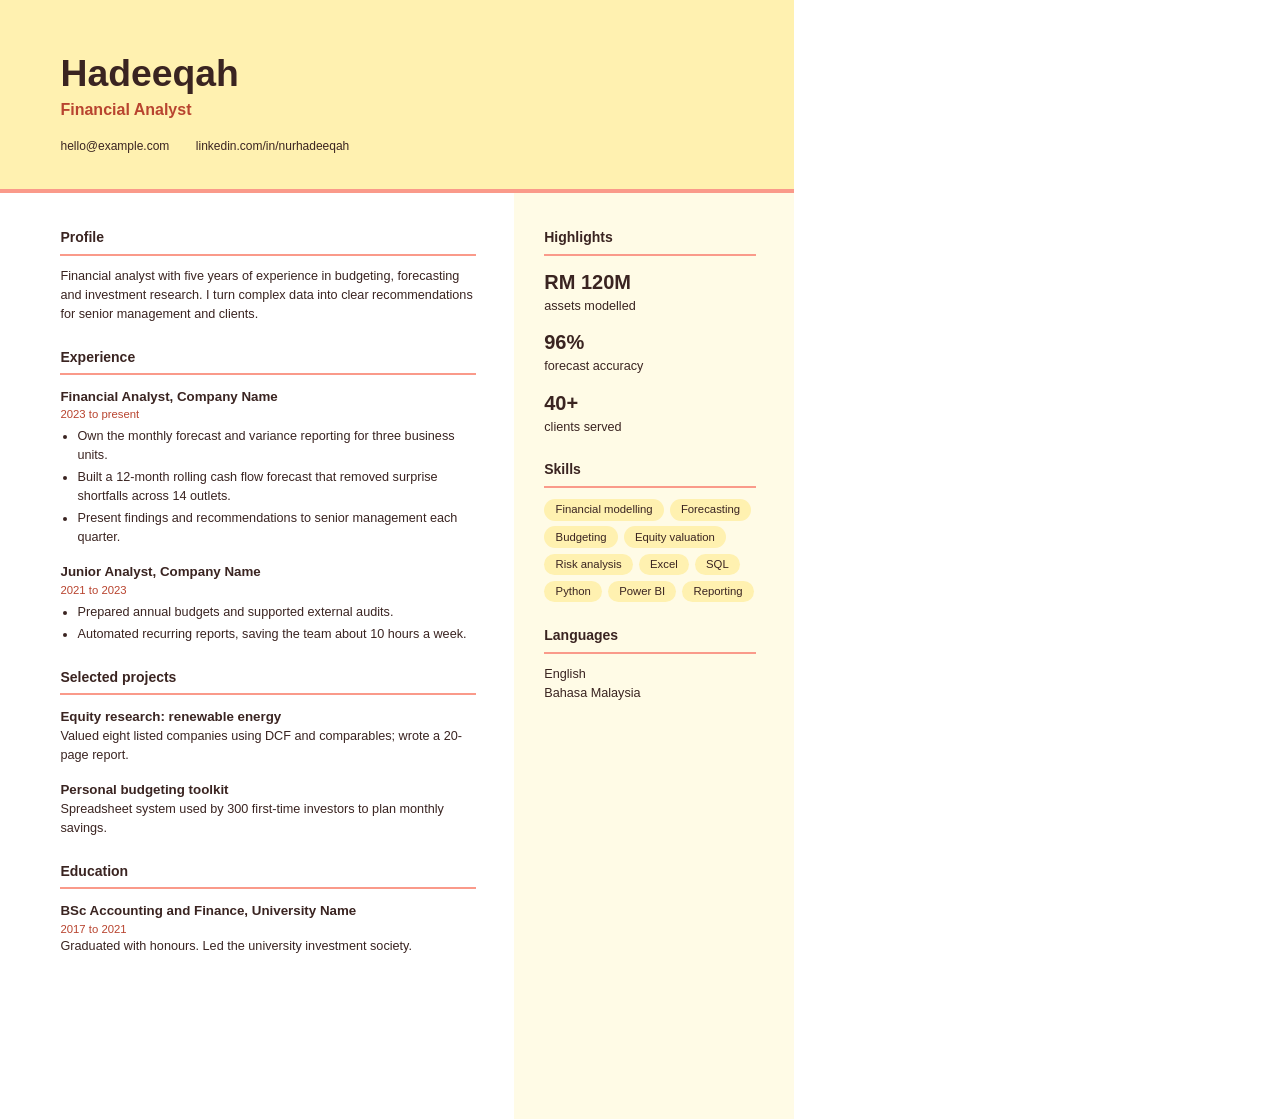
<file: cv.html>
<!DOCTYPE html>
<html lang="en"><head><meta charset="UTF-8"><title>Hadeeqah CV</title>
<style>
@page { size: A4; margin: 0; }
:root { --yellow:#fff1b0; --soft:#fffbe6; --salmon:#fa9a8a; --deep:#b8442f; --ink:#3a2421; }
* { box-sizing:border-box; margin:0; }
body { font-family:"Hero New","Hero","Poppins",sans-serif; color:var(--ink); font-size:9.5pt; line-height:1.5; width:210mm; height:296mm; overflow:hidden; display:flex; flex-direction:column; }
a { color:inherit; text-decoration:none; }
header { background:var(--yellow); padding:14mm 16mm 9mm; border-bottom:4px solid var(--salmon); }
h1 { font-size:28pt; font-weight:600; line-height:1.1; }
.role { color:var(--deep); font-weight:600; font-size:12pt; margin-top:1mm; }
.contact { margin-top:4mm; display:flex; gap:7mm; font-size:9pt; font-weight:500; }
.body { flex:1; display:grid; grid-template-columns:1fr 58mm; gap:10mm; padding:9mm 16mm 0; }
h2 { font-size:10.5pt; font-weight:600; padding-bottom:1.5mm; border-bottom:2px solid var(--salmon); margin-bottom:3mm; }
section { margin-bottom:6mm; }
.job { margin-bottom:4mm; }
.job h3 { font-size:10pt; font-weight:600; }
.job .meta { color:var(--deep); font-size:8.5pt; font-weight:500; }
ul { padding-left:4.5mm; margin-top:1mm; } li { margin-bottom:.8mm; }
.side { background:var(--soft); margin:-9mm -16mm 0 0; padding:9mm 10mm 9mm 8mm; }
.chips { list-style:none; padding:0; display:flex; flex-wrap:wrap; gap:1.5mm; }
.chips li { background:var(--yellow); border-radius:10mm; padding:.6mm 3mm; font-size:8.5pt; margin:0; }
.stat { margin-bottom:3mm; } .stat b { display:block; font-size:15pt; font-weight:600; }
</style></head>
<body>
<header>
  <h1>Hadeeqah</h1>
  <p class="role">Financial Analyst</p>
  <p class="contact"><a href="mailto:hello@example.com">hello@example.com</a><a href="https://www.linkedin.com/in/nurhadeeqah/">linkedin.com/in/nurhadeeqah</a></p>
</header>
<div class="body">
  <div>
    <section><h2>Profile</h2>
      <p>Financial analyst with five years of experience in budgeting, forecasting and investment research. I turn complex data into clear recommendations for senior management and clients.</p></section>
    <section><h2>Experience</h2>
      <div class="job"><h3>Financial Analyst, Company Name</h3><p class="meta">2023 to present</p>
        <ul><li>Own the monthly forecast and variance reporting for three business units.</li>
        <li>Built a 12-month rolling cash flow forecast that removed surprise shortfalls across 14 outlets.</li>
        <li>Present findings and recommendations to senior management each quarter.</li></ul></div>
      <div class="job"><h3>Junior Analyst, Company Name</h3><p class="meta">2021 to 2023</p>
        <ul><li>Prepared annual budgets and supported external audits.</li>
        <li>Automated recurring reports, saving the team about 10 hours a week.</li></ul></div></section>
    <section><h2>Selected projects</h2>
      <div class="job"><h3>Equity research: renewable energy</h3>
        <p>Valued eight listed companies using DCF and comparables; wrote a 20-page report.</p></div>
      <div class="job"><h3>Personal budgeting toolkit</h3>
        <p>Spreadsheet system used by 300 first-time investors to plan monthly savings.</p></div></section>
    <section><h2>Education</h2>
      <div class="job"><h3>BSc Accounting and Finance, University Name</h3><p class="meta">2017 to 2021</p>
        <p>Graduated with honours. Led the university investment society.</p></div></section>
  </div>
  <aside class="side">
    <section><h2>Highlights</h2>
      <div class="stat"><b>RM 120M</b>assets modelled</div>
      <div class="stat"><b>96%</b>forecast accuracy</div>
      <div class="stat"><b>40+</b>clients served</div></section>
    <section><h2>Skills</h2>
      <ul class="chips"><li>Financial modelling</li><li>Forecasting</li><li>Budgeting</li><li>Equity valuation</li><li>Risk analysis</li><li>Excel</li><li>SQL</li><li>Python</li><li>Power BI</li><li>Reporting</li></ul></section>
    <section><h2>Languages</h2><p>English<br>Bahasa Malaysia</p></section>
  </aside>
</div>
</body></html>
</file>
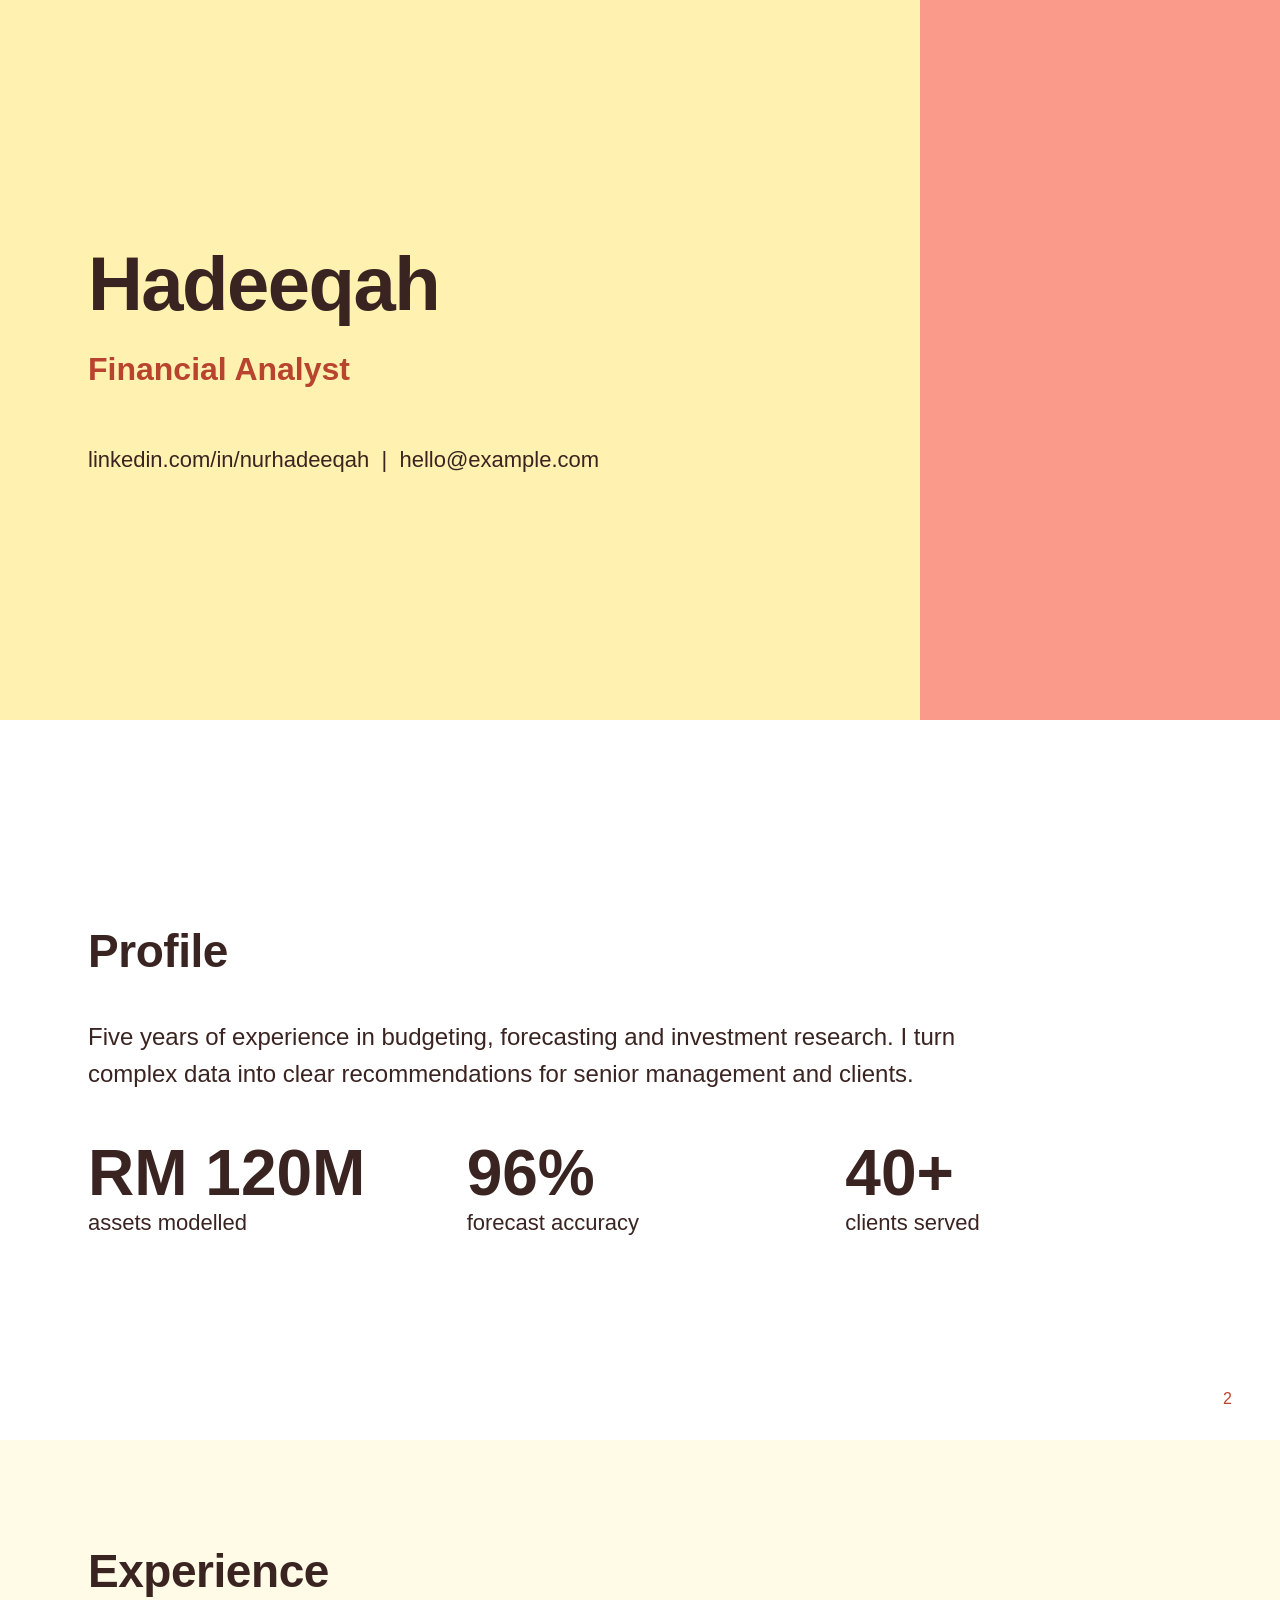
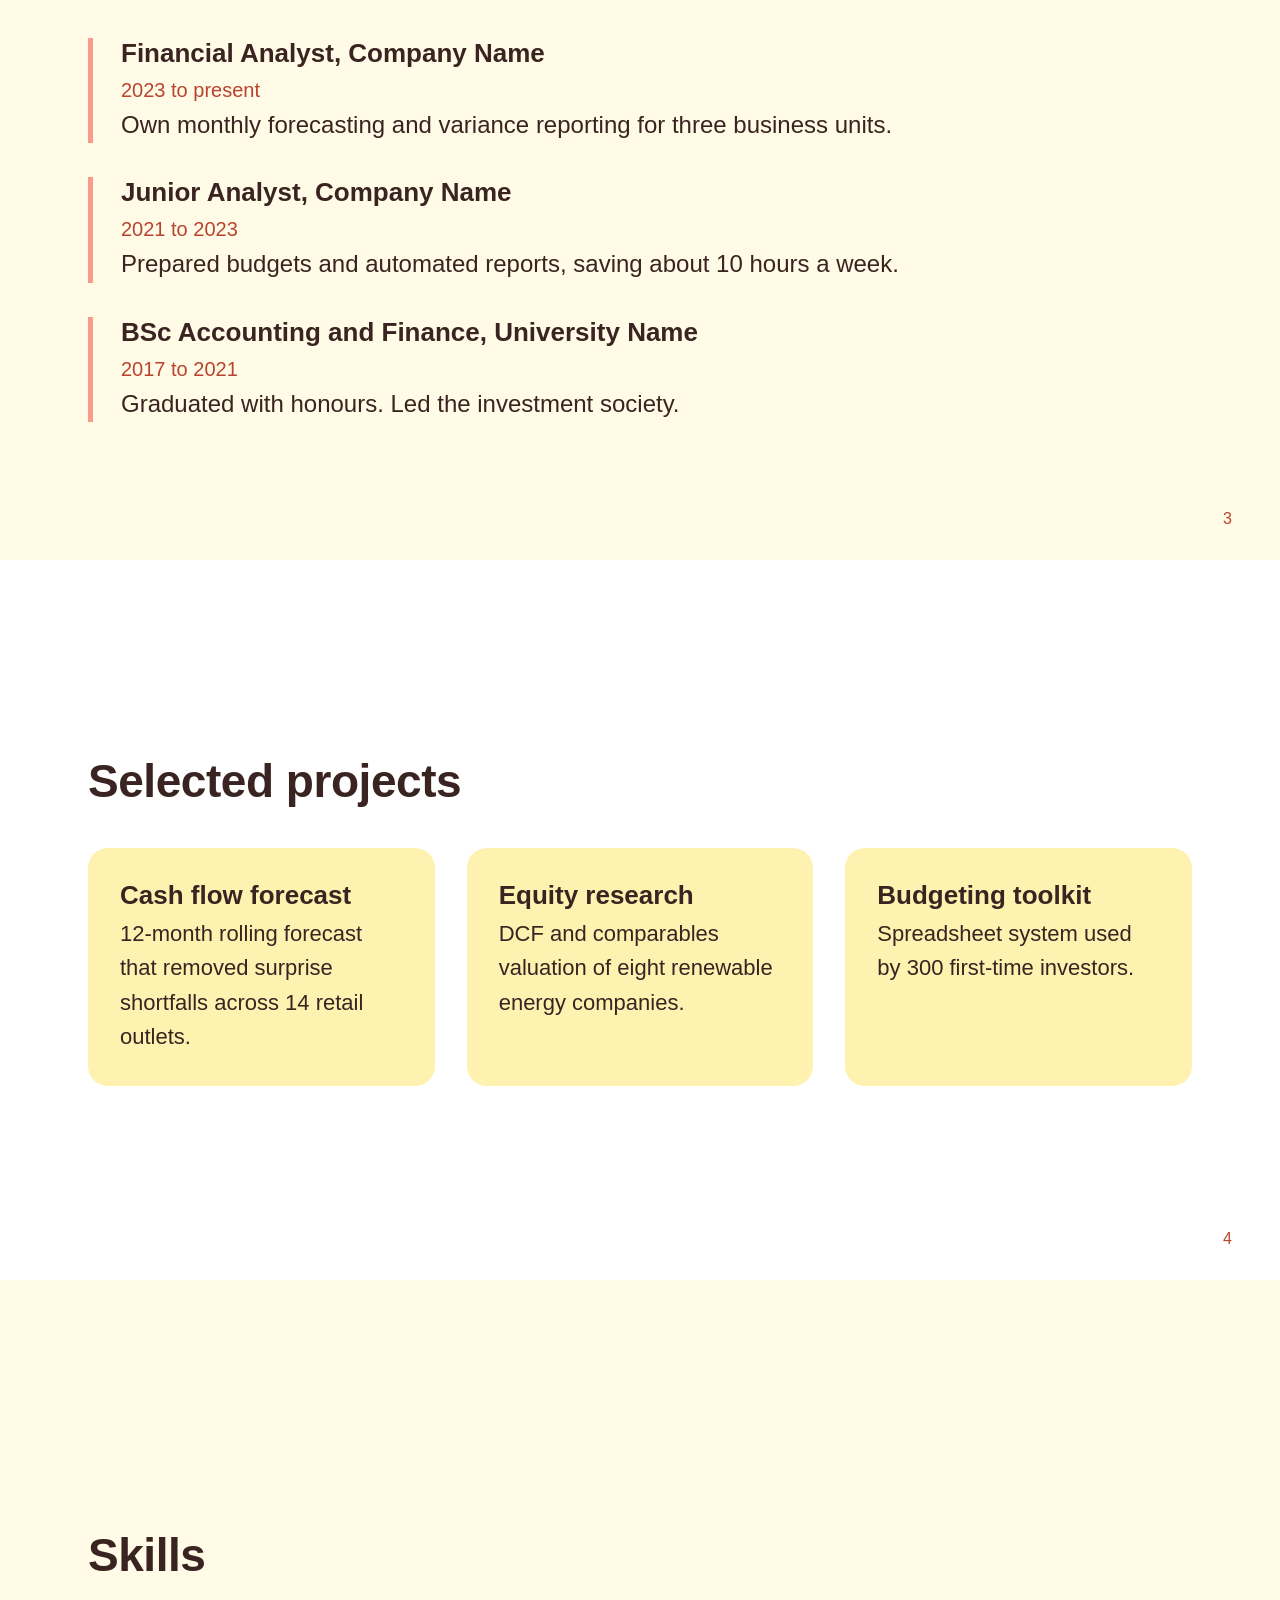
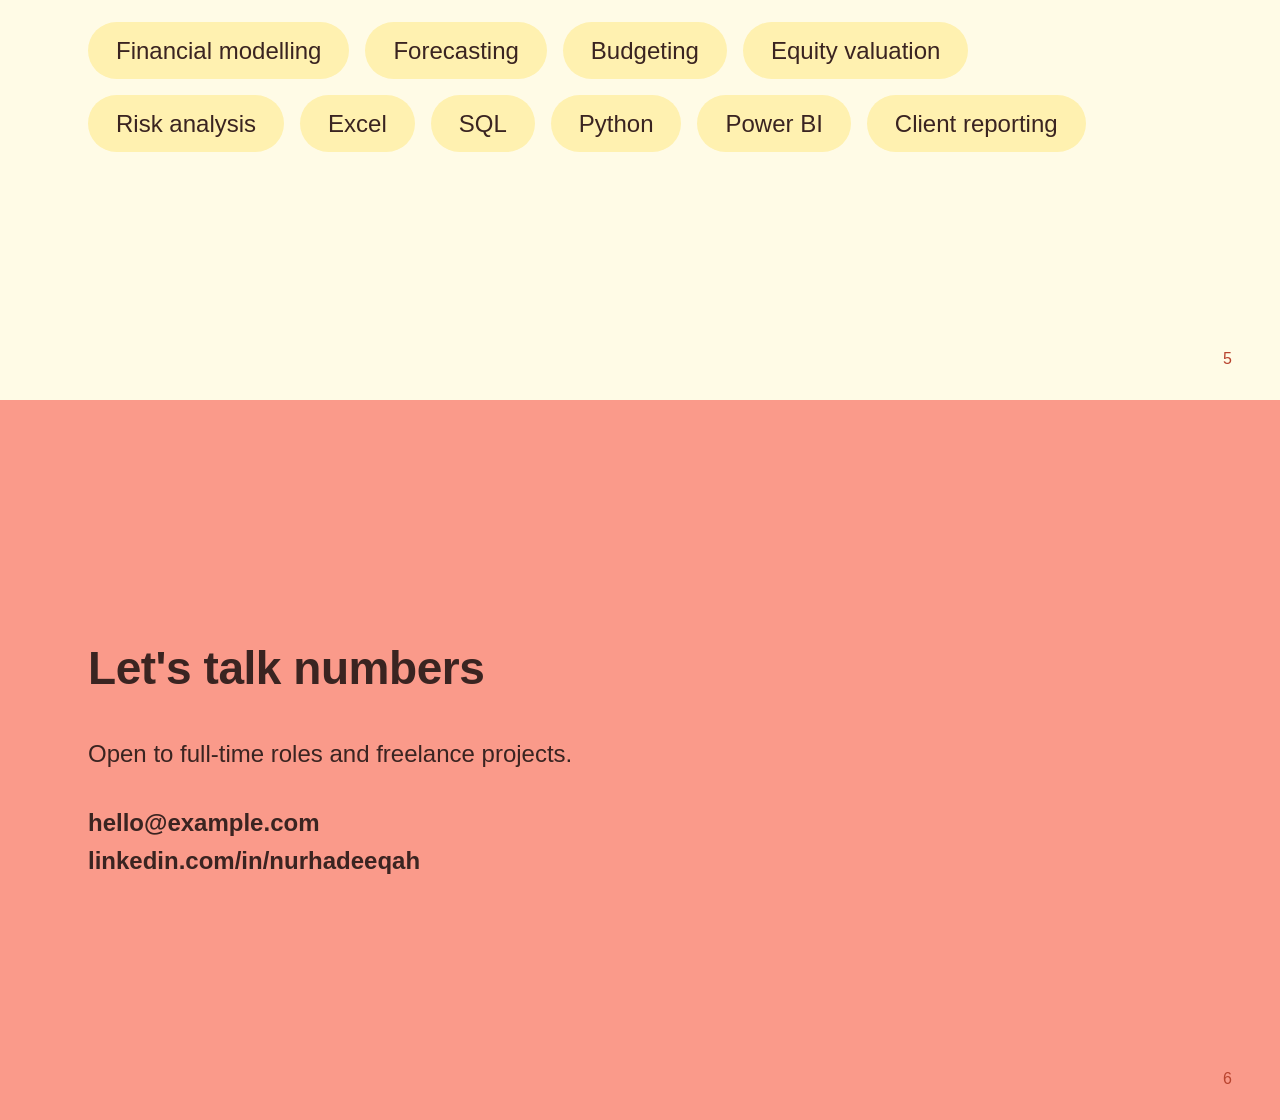
<file: slides.html>
<!DOCTYPE html>
<html lang="en"><head><meta charset="UTF-8"><title>Hadeeqah Slides</title>
<style>
@page { size:1280px 720px; margin:0; }
:root { --yellow:#fff1b0; --soft:#fffbe6; --salmon:#fa9a8a; --deep:#b8442f; --ink:#3a2421; }
* { box-sizing:border-box; margin:0; }
body { font-family:"Hero New","Hero","Poppins",sans-serif; color:var(--ink); }
.slide { width:1280px; height:720px; padding:72px 88px; page-break-after:always; position:relative; overflow:hidden; background:#fff; display:flex; flex-direction:column; justify-content:center; }
.slide:last-child { page-break-after:auto; }
.slide::after { content:attr(data-n); position:absolute; right:48px; bottom:32px; font-size:16px; color:var(--deep); font-weight:500; }
h1 { font-size:76px; line-height:1.08; font-weight:600; letter-spacing:-.02em; }
h2 { font-size:46px; font-weight:600; margin-bottom:40px; letter-spacing:-.01em; }
h3 { font-size:26px; font-weight:600; margin-bottom:6px; }
p, li { font-size:24px; line-height:1.55; }
.role { color:var(--deep); font-size:32px; font-weight:600; margin-top:20px; }
.title { background:var(--yellow); } .title::before { content:""; position:absolute; right:0; top:0; width:360px; height:720px; background:var(--salmon); }
.title .links { margin-top:48px; font-size:22px; font-weight:500; }
.soft { background:var(--soft); } .pink { background:var(--salmon); }
.cols { display:grid; grid-template-columns:repeat(3,1fr); gap:32px; }
.card { background:var(--yellow); border-radius:20px; padding:32px; } .card p { font-size:22px; }
.stats { display:grid; grid-template-columns:repeat(3,1fr); gap:32px; margin-top:44px; }
.stats b { display:block; font-size:64px; font-weight:600; } .stats span { font-size:22px; }
.job { border-left:5px solid var(--salmon); padding-left:28px; margin-bottom:34px; } .job .m { color:var(--deep); font-size:20px; font-weight:500; }
.chips { list-style:none; padding:0; display:flex; flex-wrap:wrap; gap:16px; max-width:1000px; }
.chips li { background:var(--yellow); border-radius:40px; padding:10px 28px; font-weight:500; }
a { color:inherit; text-decoration:none; }
</style></head>
<body>
<section class="slide title" data-n="">
  <h1>Hadeeqah</h1><p class="role">Financial Analyst</p>
  <p class="links">linkedin.com/in/nurhadeeqah &nbsp;|&nbsp; hello@example.com</p>
</section>

<section class="slide" data-n="2">
  <h2>Profile</h2>
  <p style="max-width:900px">Five years of experience in budgeting, forecasting and investment research. I turn complex data into clear recommendations for senior management and clients.</p>
  <div class="stats"><div><b>RM 120M</b><span>assets modelled</span></div><div><b>96%</b><span>forecast accuracy</span></div><div><b>40+</b><span>clients served</span></div></div>
</section>

<section class="slide soft" data-n="3">
  <h2>Experience</h2>
  <div class="job"><h3>Financial Analyst, Company Name</h3><p class="m">2023 to present</p><p>Own monthly forecasting and variance reporting for three business units.</p></div>
  <div class="job"><h3>Junior Analyst, Company Name</h3><p class="m">2021 to 2023</p><p>Prepared budgets and automated reports, saving about 10 hours a week.</p></div>
  <div class="job"><h3>BSc Accounting and Finance, University Name</h3><p class="m">2017 to 2021</p><p>Graduated with honours. Led the investment society.</p></div>
</section>

<section class="slide" data-n="4">
  <h2>Selected projects</h2>
  <div class="cols">
    <div class="card"><h3>Cash flow forecast</h3><p>12-month rolling forecast that removed surprise shortfalls across 14 retail outlets.</p></div>
    <div class="card"><h3>Equity research</h3><p>DCF and comparables valuation of eight renewable energy companies.</p></div>
    <div class="card"><h3>Budgeting toolkit</h3><p>Spreadsheet system used by 300 first-time investors.</p></div>
  </div>
</section>

<section class="slide soft" data-n="5">
  <h2>Skills</h2>
  <ul class="chips"><li>Financial modelling</li><li>Forecasting</li><li>Budgeting</li><li>Equity valuation</li><li>Risk analysis</li><li>Excel</li><li>SQL</li><li>Python</li><li>Power BI</li><li>Client reporting</li></ul>
</section>

<section class="slide pink" data-n="6">
  <h2>Let's talk numbers</h2>
  <p>Open to full-time roles and freelance projects.</p>
  <p style="margin-top:32px;font-weight:600">hello@example.com<br>linkedin.com/in/nurhadeeqah</p>
</section>
</body></html>
</file>
